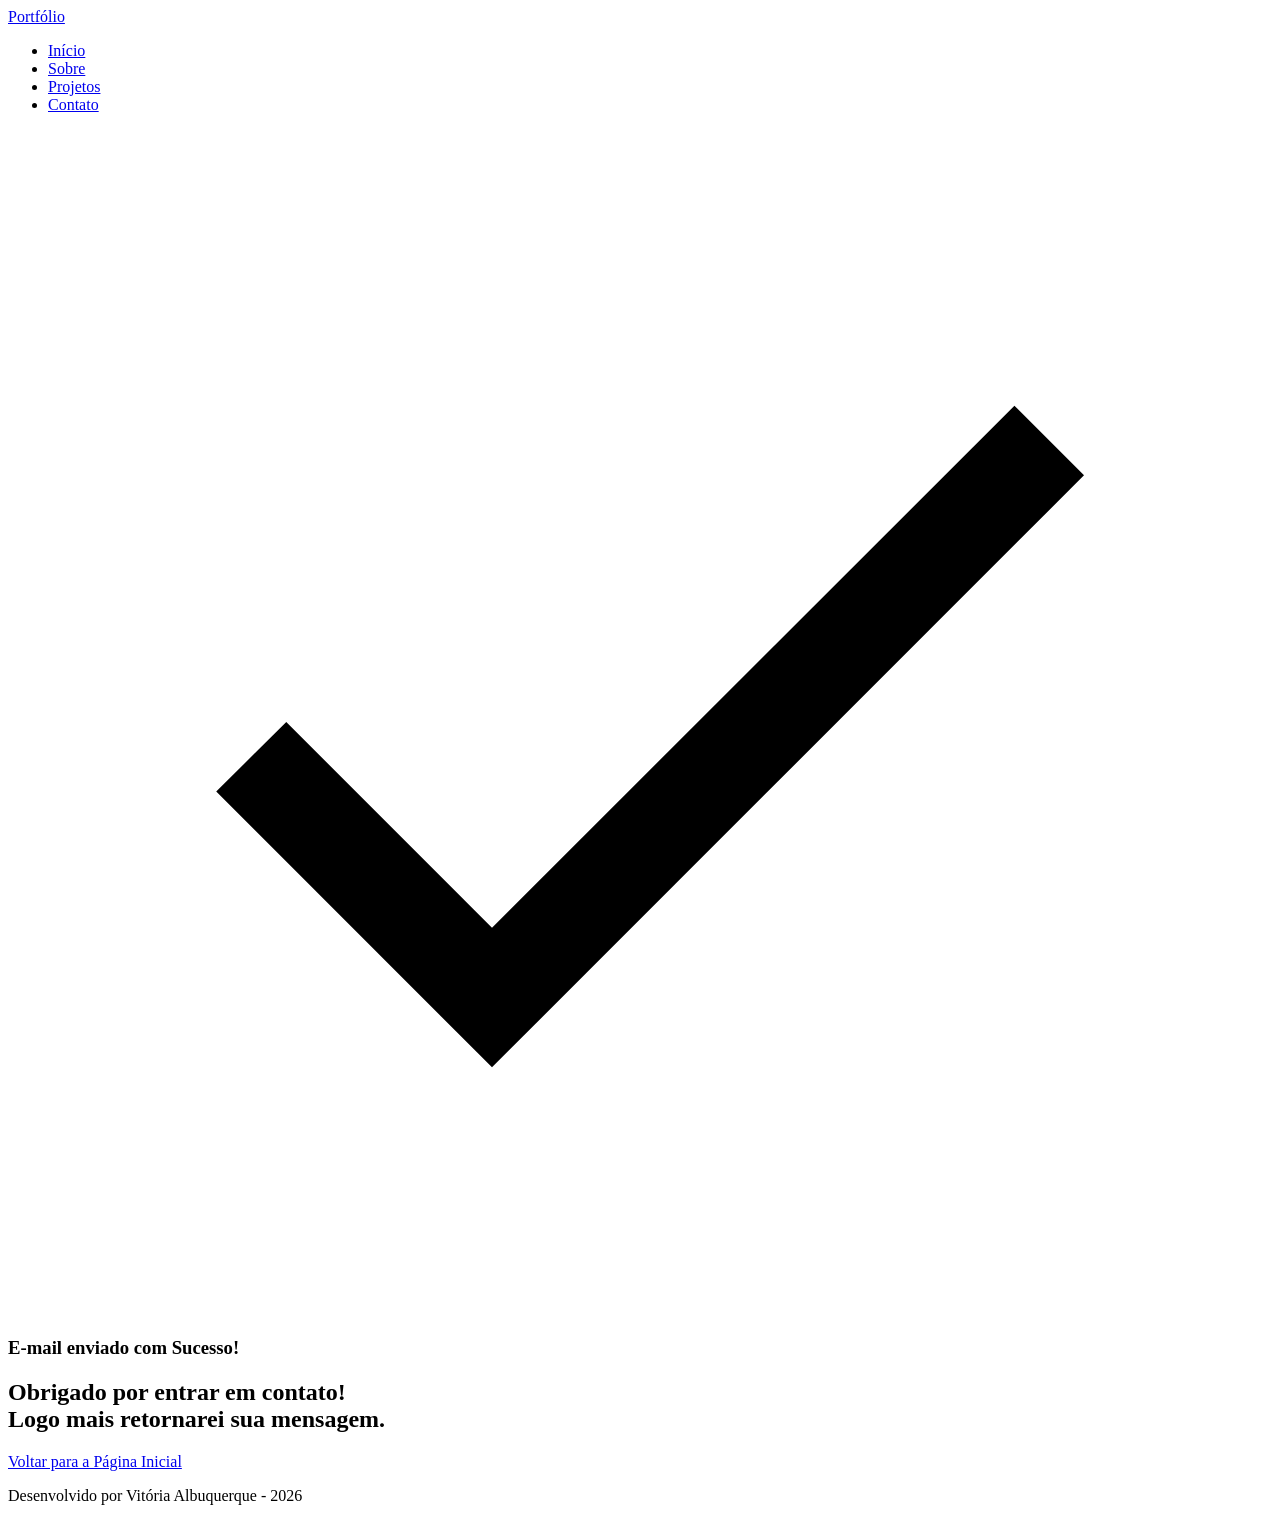
<file: success.html>
<!DOCTYPE html>
<html lang="pt-br">

<head>
    <meta charset="UTF-8">
    <meta name="viewport" content="width=device-width, initial-scale=1.0">

    <meta name="author" content="Vitoria Albuquerque">
    <meta name="description" content="Portfólio Pessoal de Vitoria Albuquerque. Mensagem enviada com sucesso.">
    <meta name="robots" content="index, follow">

    <link rel="icon" type="image/svg+xml" href="./assets/img/favicon.svg">

    <title>Portfólio Vitoria Albuquerque</title>
</head>

<body>
    
  <link rel="stylesheet" href="./assets/">

    <!-- Cabeçalho da Página (header) -->
    <header class="menu-container">
        <div class="menu-content">
            <!-- Título do cabeçalho -->
            <a href="index.html" id="titulo">Portfólio</a>

            <!-- Menu de Navegação -->
            <nav>
                <ul class="menu-list">
                    <li><a href="index.html#hero">Início</a></li>
                    <li><a href="index.html#about">Sobre</a></li>
                    <li><a href="index.html#projects">Projetos</a></li>
                    <li><a href="index.html#contact">Contato</a></li>
                </ul>
            </nav>
        </div>
    </header>

    <!-- Seção Principal da Página (main) -->
    <main>
        <!-- Seção Success -->
        <section class="success-container">
            <article class="success-content">

                <!-- Ícone / Ilustração de Sucesso -->
                <figure class="success-icon">
                    <img src="./assets/img/success.svg" alt="Ilustração de sucesso" class="float-animation">
                </figure>

                <!-- Mensagens de Sucesso -->
                <h1>E-mail enviado com Sucesso!</h1>
                <h2>Obrigado por entrar em contato! <br> Logo mais retornarei sua mensagem.</h2>

                <!-- Botão para retornar à Página Inicial -->
                <a class="botao" href="index.html">Voltar para a Página Inicial</a>

            </article>
        </section>
    </main>

    <!-- Rodapé da Página (footer) -->
    <footer>
        <p>Desenvolvido por Vitória Albuquerque - 2026</p>
    </footer>

</body>

</html>
</file>
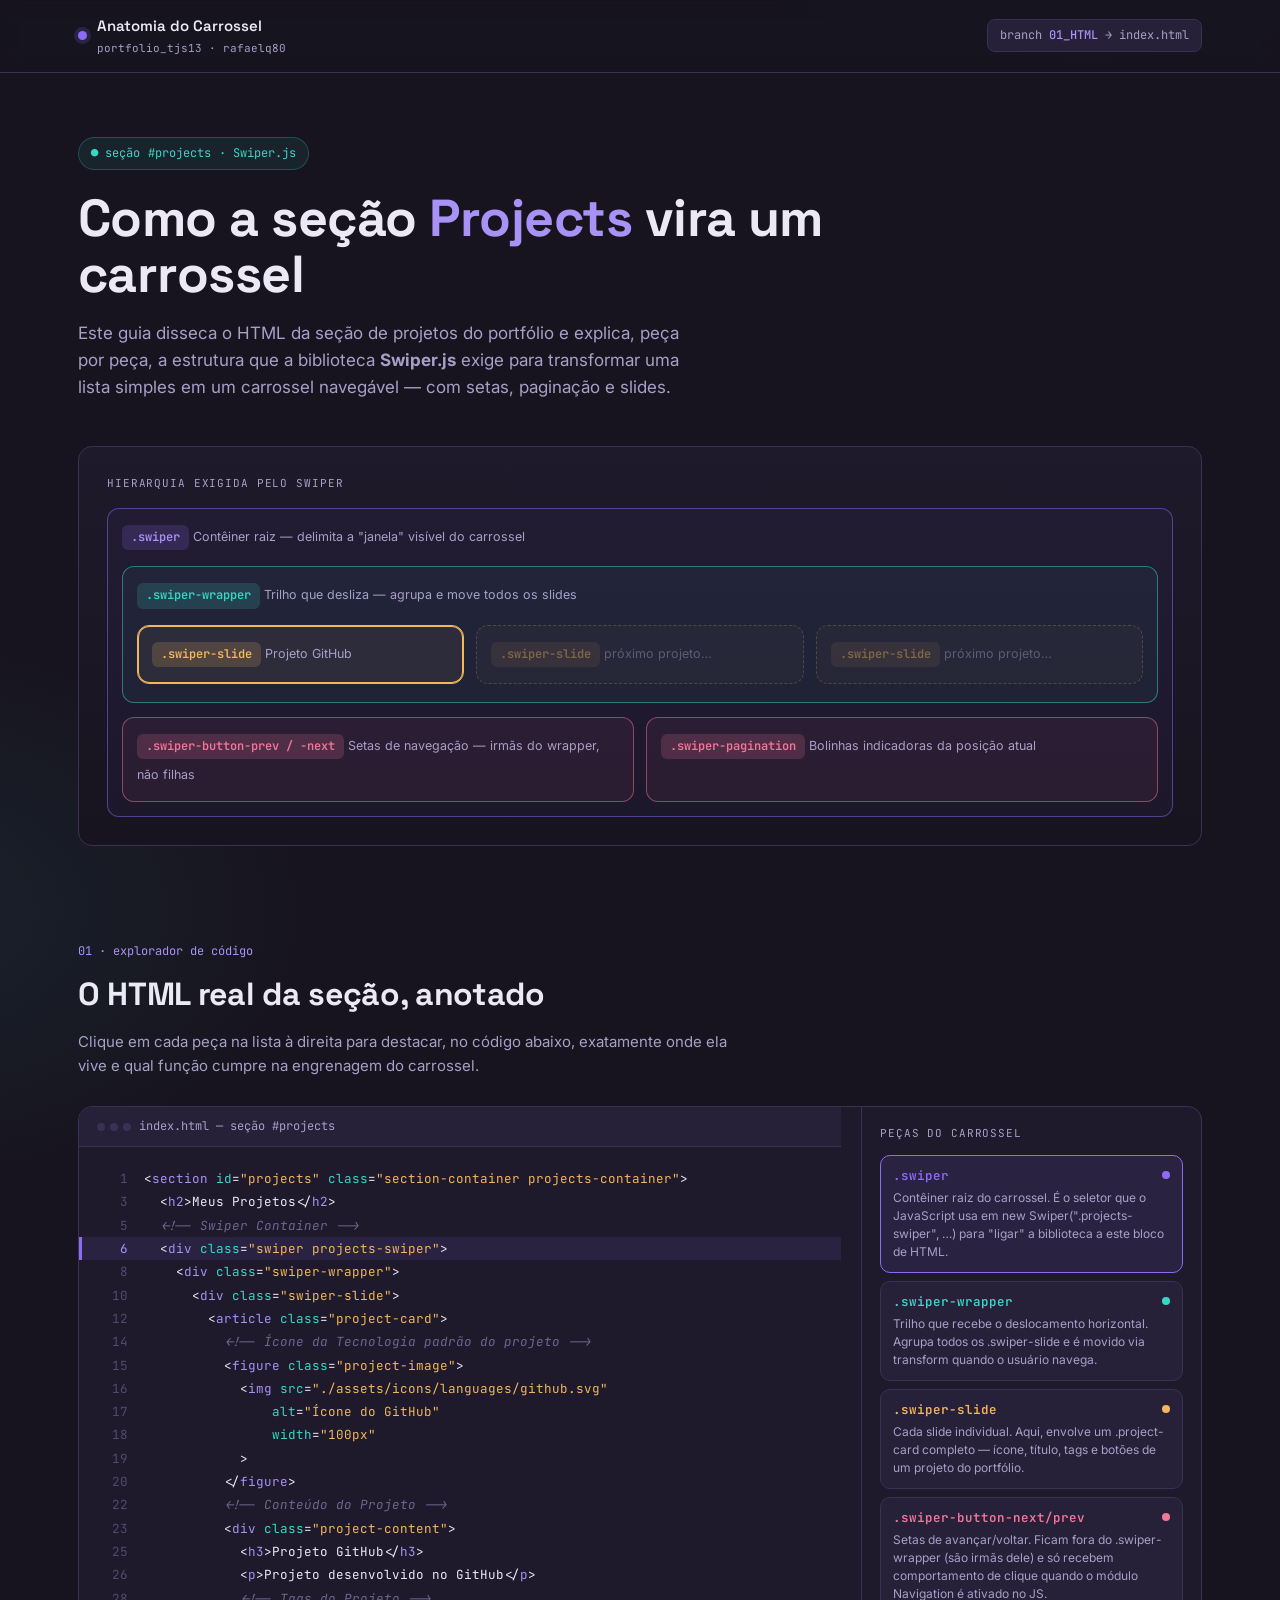
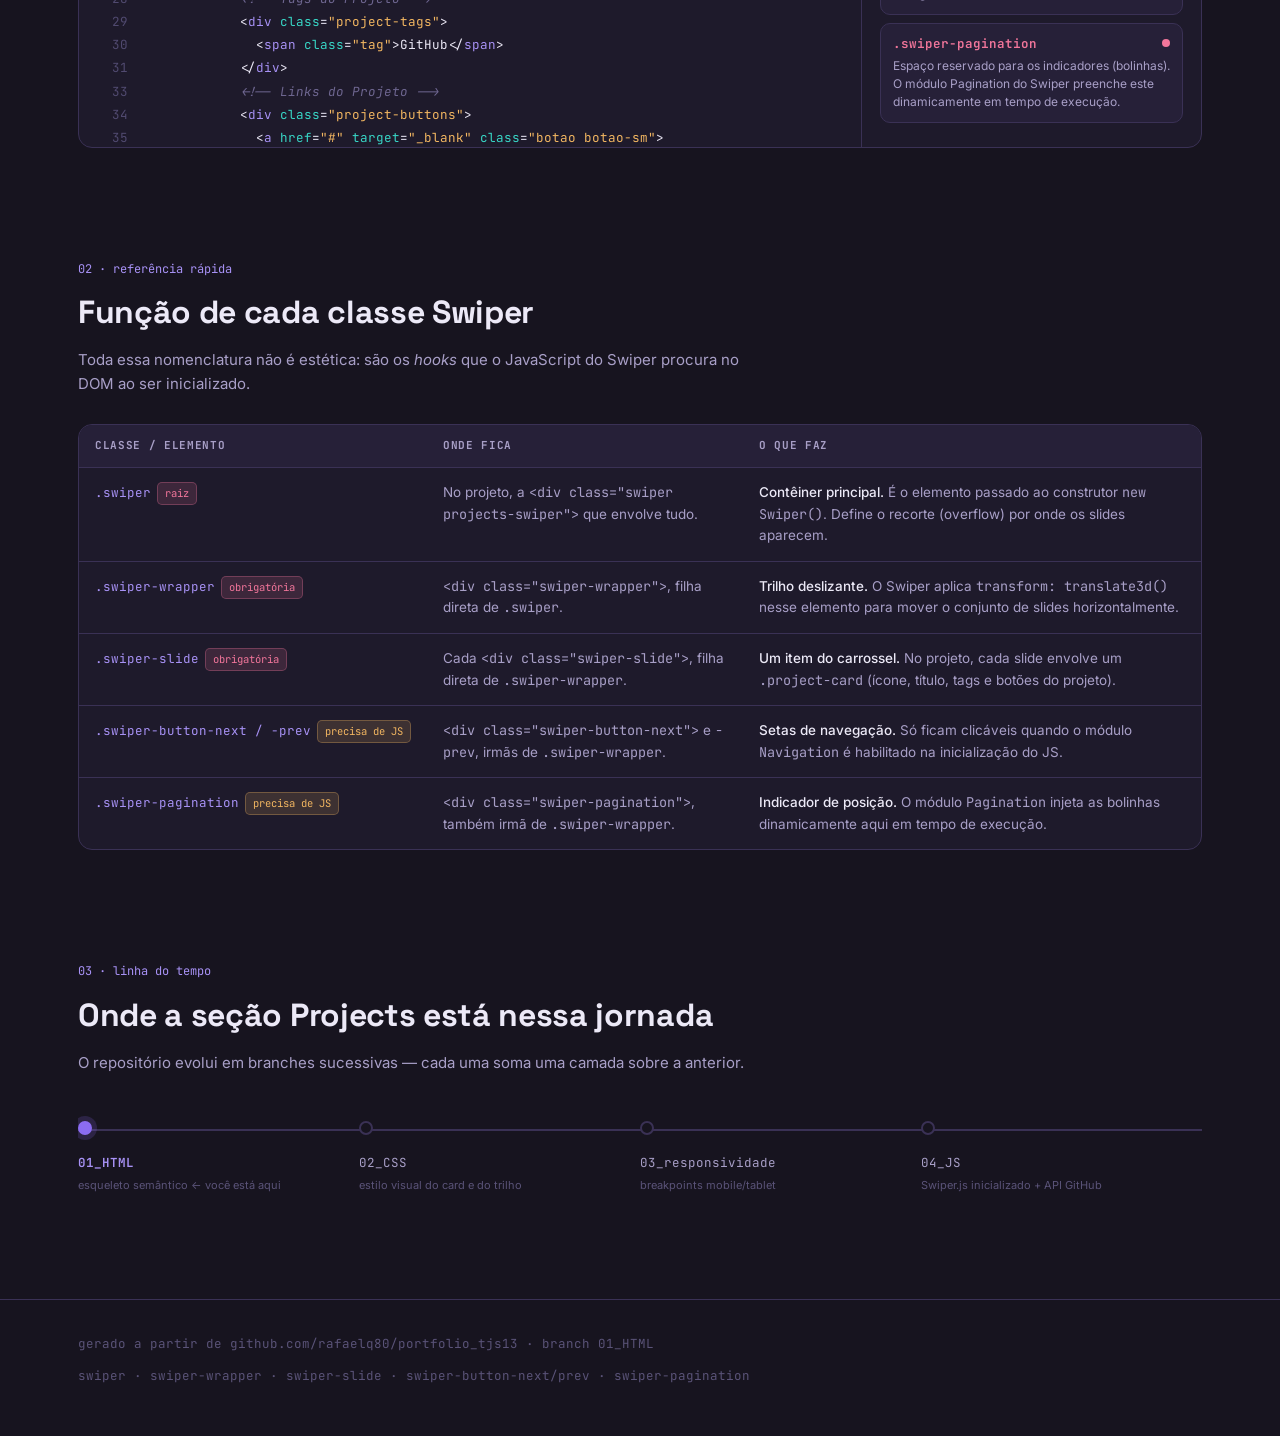
<file: assets/docs/swiper.html>
<!DOCTYPE html>
<html lang="pt-br">
<head>
<meta charset="UTF-8">
<meta name="viewport" content="width=device-width, initial-scale=1.0">
<title>Anatomia do Carrossel Swiper — Seção Projects</title>
<link rel="preconnect" href="https://fonts.googleapis.com">
<link rel="preconnect" href="https://fonts.gstatic.com" crossorigin>
<link href="https://fonts.googleapis.com/css2?family=Space+Grotesk:wght@500;600;700&family=Inter:wght@400;500;600&family=JetBrains+Mono:wght@400;500;600&display=swap" rel="stylesheet">
<style>
  :root{
    --bg: #17141f;
    --bg-soft: #1e1a2b;
    --surface: #262038;
    --surface-2: #2e2745;
    --line: #3a3155;
    --violet: #8b6cf2;
    --violet-soft: #a892f6;
    --slate: #8c86ab;
    --teal: #38d6c6;
    --amber: #f2b661;
    --rose: #f2769b;
    --text: #ece9f7;
    --text-dim: #a89fc7;
    --code-tag: #a892f6;
    --code-attr: #38d6c6;
    --code-str: #f2b661;
    --code-comment: #6e6690;
    --radius: 14px;
    --mono: 'JetBrains Mono', ui-monospace, monospace;
    --display: 'Space Grotesk', sans-serif;
    --body: 'Inter', sans-serif;
  }

  *{box-sizing:border-box;}
  html{scroll-behavior:smooth;}
  body{
    margin:0;
    background:
      radial-gradient(1000px 600px at 85% -10%, rgba(139,108,242,.16), transparent 60%),
      radial-gradient(800px 500px at -10% 30%, rgba(56,214,198,.08), transparent 55%),
      var(--bg);
    color:var(--text);
    font-family:var(--body);
    line-height:1.6;
    -webkit-font-smoothing:antialiased;
  }

  @media (prefers-reduced-motion: reduce){
    html{scroll-behavior:auto;}
    *{animation:none !important; transition:none !important;}
  }

  h1,h2,h3{font-family:var(--display); margin:0; letter-spacing:-.01em;}
  code, pre, .mono{font-family:var(--mono);}
  a{color:inherit;}

  .wrap{max-width:1180px; margin:0 auto; padding:0 28px;}

  /* ---------- TOPBAR ---------- */
  .topbar{
    position:sticky; top:0; z-index:50;
    backdrop-filter:blur(10px);
    background:rgba(23,20,31,.85);
    border-bottom:1px solid var(--line);
  }
  .topbar .wrap{display:flex; align-items:center; justify-content:space-between; padding:14px 28px;}
  .brand{display:flex; align-items:center; gap:10px; font-family:var(--display); font-weight:600; font-size:15px;}
  .brand .dot{width:9px; height:9px; border-radius:50%; background:var(--violet); box-shadow:0 0 0 4px rgba(139,108,242,.18);}
  .brand small{display:block; color:var(--text-dim); font-family:var(--mono); font-weight:400; font-size:11px; margin-top:2px;}
  .path{font-family:var(--mono); font-size:12px; color:var(--text-dim); background:var(--surface); padding:6px 12px; border-radius:8px; border:1px solid var(--line);}
  .path b{color:var(--violet-soft); font-weight:500;}

  /* ---------- HERO ---------- */
  .hero{padding:64px 0 40px;}
  .eyebrow{
    display:inline-flex; align-items:center; gap:8px;
    font-family:var(--mono); font-size:12px; color:var(--teal);
    background:rgba(56,214,198,.08); border:1px solid rgba(56,214,198,.25);
    padding:6px 12px; border-radius:999px; margin-bottom:20px;
  }
  .hero h1{font-size:clamp(32px,4.4vw,52px); line-height:1.08; max-width:780px;}
  .hero h1 span{color:var(--violet-soft);}
  .hero p.lead{max-width:620px; color:var(--text-dim); font-size:17px; margin-top:18px;}

  /* ---------- DIAGRAM (signature element) ---------- */
  .diagram{
    margin-top:44px; border:1px solid var(--line); border-radius:var(--radius);
    background:linear-gradient(180deg, var(--bg-soft), var(--bg));
    padding:28px; overflow-x:auto;
  }
  .diagram-label{font-family:var(--mono); font-size:11px; color:var(--text-dim); margin-bottom:16px; text-transform:uppercase; letter-spacing:.08em;}
  .stack{min-width:640px;}
  .box{border-radius:12px; border:1.5px solid; padding:14px; position:relative; transition:transform .18s ease, box-shadow .18s ease;}
  .box:hover{transform:translateY(-2px);}
  .box .tag{
    font-family:var(--mono); font-size:12px; font-weight:600; display:inline-flex; align-items:center; gap:6px;
    padding:3px 9px; border-radius:6px; margin-bottom:2px;
  }
  .box .desc{font-size:12.5px; color:var(--text-dim); margin-top:4px;}
  .box.swiper{border-color:rgba(139,108,242,.5); background:rgba(139,108,242,.05);}
  .box.swiper > .tag{background:rgba(139,108,242,.18); color:var(--violet-soft);}
  .box.wrapper{border-color:rgba(56,214,198,.5); background:rgba(56,214,198,.05); margin-top:14px;}
  .box.wrapper > .tag{background:rgba(56,214,198,.16); color:var(--teal);}
  .slides-row{display:flex; gap:12px; margin-top:14px; overflow-x:auto; padding-bottom:4px;}
  .box.slide{border-color:rgba(242,182,97,.5); background:rgba(242,182,97,.06); min-width:150px; flex:1;}
  .box.slide > .tag{background:rgba(242,182,97,.18); color:var(--amber);}
  .box.slide.active-repo{border-color:var(--amber); box-shadow:0 0 0 1px var(--amber) inset;}
  .box.slide.ghost{opacity:.45; border-style:dashed;}
  .siblings-row{display:flex; gap:12px; margin-top:14px;}
  .box.nav{border-color:rgba(242,118,155,.5); background:rgba(242,118,155,.06); flex:1;}
  .box.nav > .tag{background:rgba(242,118,155,.18); color:var(--rose);}
  .box.pagination{border-color:rgba(242,118,155,.5); background:rgba(242,118,155,.06); flex:1;}
  .box.pagination > .tag{background:rgba(242,118,155,.18); color:var(--rose);}

  /* ---------- SECTION HEADERS ---------- */
  .section{padding:56px 0;}
  .section-head{margin-bottom:28px; max-width:680px;}
  .section-head .kicker{font-family:var(--mono); font-size:12px; color:var(--violet-soft); margin-bottom:8px;}
  .section-head h2{font-size:clamp(24px,3vw,32px);}
  .section-head p{color:var(--text-dim); margin-top:10px; font-size:15px;}

  /* ---------- EXPLORER (interactive signature) ---------- */
  .explorer{
    display:grid; grid-template-columns:1fr 340px; gap:20px;
    border:1px solid var(--line); border-radius:var(--radius); overflow:hidden;
    background:var(--bg-soft);
  }
  @media (max-width:880px){ .explorer{grid-template-columns:1fr;} }

  .code-pane{padding:0; overflow:auto; max-height:640px;}
  .code-pane .file-tab{
    display:flex; align-items:center; gap:8px; padding:10px 18px; font-family:var(--mono); font-size:12px;
    color:var(--text-dim); border-bottom:1px solid var(--line); background:var(--surface); position:sticky; top:0;
  }
  .file-tab .dots{display:flex; gap:5px;}
  .file-tab .dots span{width:8px; height:8px; border-radius:50%; background:var(--line);}
  pre.code{margin:0; padding:20px 0; font-size:12.6px; line-height:1.85;}
  .line{display:flex; padding:0 18px; border-left:3px solid transparent; cursor:default; white-space:pre;}
  .line .ln{width:28px; flex:none; color:#514a70; user-select:none; text-align:right; margin-right:16px;}
  .line .code-text{white-space:pre-wrap; word-break:break-word;}
  .line.hl{background:rgba(139,108,242,.1); border-left-color:var(--violet);}
  .line.hl .ln{color:var(--violet-soft);}
  .tk-tag{color:var(--code-tag);}
  .tk-attr{color:var(--code-attr);}
  .tk-str{color:var(--code-str);}
  .tk-comment{color:var(--code-comment); font-style:italic;}
  .tk-punc{color:#7a7396;}

  .legend{border-left:1px solid var(--line); padding:18px; overflow:auto; max-height:640px;}
  .legend-title{font-family:var(--mono); font-size:11px; text-transform:uppercase; letter-spacing:.08em; color:var(--text-dim); margin-bottom:12px;}
  .chip{
    display:block; width:100%; text-align:left; background:var(--surface); border:1px solid var(--line);
    border-radius:10px; padding:11px 12px; margin-bottom:8px; cursor:pointer; color:var(--text);
    font-family:var(--body); font-size:13px; transition:border-color .15s ease, background .15s ease;
  }
  .chip .chip-top{display:flex; align-items:center; justify-content:space-between; gap:8px;}
  .chip .chip-name{font-family:var(--mono); font-size:12.5px; font-weight:600;}
  .chip .chip-fn{display:block; margin-top:5px; color:var(--text-dim); font-size:12px; line-height:1.5;}
  .chip.active{border-color:var(--violet); background:rgba(139,108,242,.1);}
  .chip.active .chip-name{color:var(--violet-soft);}
  .chip .swatch{width:8px; height:8px; border-radius:50%; flex:none;}

  /* ---------- TABLE ---------- */
  .table-card{border:1px solid var(--line); border-radius:var(--radius); overflow:hidden; background:var(--bg-soft);}
  table{width:100%; border-collapse:collapse; font-size:13.5px;}
  thead th{
    text-align:left; font-family:var(--mono); font-size:11px; text-transform:uppercase; letter-spacing:.06em;
    color:var(--text-dim); background:var(--surface); padding:12px 16px; border-bottom:1px solid var(--line);
  }
  tbody td{padding:14px 16px; border-bottom:1px solid var(--line); vertical-align:top; color:var(--text-dim);}
  tbody tr:last-child td{border-bottom:none;}
  tbody td.cls{font-family:var(--mono); color:var(--violet-soft); font-size:12.5px; white-space:nowrap;}
  tbody td strong{color:var(--text); font-weight:500;}
  .badge{display:inline-block; font-family:var(--mono); font-size:10.5px; padding:2px 7px; border-radius:5px; margin-left:6px;}
  .badge.required{background:rgba(242,118,155,.15); color:var(--rose); border:1px solid rgba(242,118,155,.3);}
  .badge.needs-js{background:rgba(242,182,97,.15); color:var(--amber); border:1px solid rgba(242,182,97,.3);}

  /* ---------- CALLOUT ---------- */
  .callout{
    display:flex; gap:14px; border:1px solid rgba(242,182,97,.35); background:rgba(242,182,97,.06);
    border-radius:var(--radius); padding:20px 22px; margin-top:20px;
  }
  .callout .icon{font-size:20px; flex:none; margin-top:2px;}
  .callout h3{font-size:15px; margin-bottom:6px; color:var(--amber); font-family:var(--body); font-weight:600;}
  .callout p{margin:0; color:var(--text-dim); font-size:13.5px;}
  .callout code{background:var(--surface); padding:1px 6px; border-radius:4px; color:var(--code-str); font-size:12px;}

  .callout.bug{border-color:rgba(139,108,242,.35); background:rgba(139,108,242,.06);}
  .callout.bug h3{color:var(--violet-soft);}

  /* ---------- ROADMAP ---------- */
  .roadmap{display:flex; gap:0; margin-top:8px; overflow-x:auto;}
  .stop{flex:1; min-width:150px; position:relative; padding:18px 16px 18px 0;}
  .stop::before{content:""; position:absolute; top:26px; left:0; right:-0px; height:2px; background:var(--line);}
  .stop:first-child::before{left:0;}
  .stop .node{
    width:14px; height:14px; border-radius:50%; background:var(--bg); border:2px solid var(--line);
    position:relative; z-index:2; margin-bottom:14px;
  }
  .stop.current .node{border-color:var(--violet); background:var(--violet); box-shadow:0 0 0 5px rgba(139,108,242,.18);}
  .stop .name{font-family:var(--mono); font-size:12.5px; color:var(--text-dim);}
  .stop.current .name{color:var(--violet-soft); font-weight:600;}
  .stop .tag2{display:block; font-size:11px; color:#5a5378; margin-top:3px;}

  footer{border-top:1px solid var(--line); padding:34px 0 50px; margin-top:30px;}
  footer .wrap{display:flex; justify-content:space-between; align-items:center; flex-wrap:wrap; gap:12px;}
  footer p{margin:0; color:#5a5378; font-size:12.5px; font-family:var(--mono);}

  ::selection{background:rgba(139,108,242,.35);}
  ::-webkit-scrollbar{height:8px; width:8px;}
  ::-webkit-scrollbar-thumb{background:var(--line); border-radius:8px;}
</style>
</head>
<body>

  <div class="topbar">
    <div class="wrap">
      <div class="brand">
        <span class="dot"></span>
        <div>
          Anatomia do Carrossel
          <small>portfolio_tjs13 · rafaelq80</small>
        </div>
      </div>
      <div class="path">branch <b>01_HTML</b> → <span id="pathFile">index.html</span></div>
    </div>
  </div>

  <header class="hero">
    <div class="wrap">
      <span class="eyebrow">● seção <code>#projects</code> · Swiper.js</span>
      <h1>Como a seção <span>Projects</span> vira um carrossel</h1>
      <p class="lead">Este guia disseca o HTML da seção de projetos do portfólio e explica, peça por peça, a estrutura que a biblioteca <strong>Swiper.js</strong> exige para transformar uma lista simples em um carrossel navegável — com setas, paginação e slides.</p>

      <div class="diagram">
        <div class="diagram-label">Hierarquia exigida pelo Swiper</div>
        <div class="stack">
          <div class="box swiper">
            <span class="tag">.swiper</span>
            <span class="desc">Contêiner raiz — delimita a "janela" visível do carrossel</span>

            <div class="box wrapper">
              <span class="tag">.swiper-wrapper</span>
              <span class="desc">Trilho que desliza — agrupa e move todos os slides</span>

              <div class="slides-row">
                <div class="box slide active-repo">
                  <span class="tag">.swiper-slide</span>
                  <span class="desc">Projeto GitHub</span>
                </div>
                <div class="box slide ghost">
                  <span class="tag">.swiper-slide</span>
                  <span class="desc">próximo projeto…</span>
                </div>
                <div class="box slide ghost">
                  <span class="tag">.swiper-slide</span>
                  <span class="desc">próximo projeto…</span>
                </div>
              </div>
            </div>

            <div class="siblings-row">
              <div class="box nav">
                <span class="tag">.swiper-button-prev / -next</span>
                <span class="desc">Setas de navegação — irmãs do wrapper, não filhas</span>
              </div>
              <div class="box pagination">
                <span class="tag">.swiper-pagination</span>
                <span class="desc">Bolinhas indicadoras da posição atual</span>
              </div>
            </div>
          </div>
        </div>
      </div>
    </div>
  </header>

  <section class="section">
    <div class="wrap">
      <div class="section-head">
        <div class="kicker">01 · explorador de código</div>
        <h2>O HTML real da seção, anotado</h2>
        <p>Clique em cada peça na lista à direita para destacar, no código abaixo, exatamente onde ela vive e qual função cumpre na engrenagem do carrossel.</p>
      </div>

      <div class="explorer">
        <div class="code-pane">
          <div class="file-tab">
            <span class="dots"><span></span><span></span><span></span></span>
            index.html — seção #projects
          </div>
          <pre class="code" id="codeBlock"></pre>
        </div>
        <div class="legend">
          <div class="legend-title">Peças do carrossel</div>
          <div id="chipList"></div>
        </div>
      </div>
    </div>
  </section>

  <section class="section">
    <div class="wrap">
      <div class="section-head">
        <div class="kicker">02 · referência rápida</div>
        <h2>Função de cada classe Swiper</h2>
        <p>Toda essa nomenclatura não é estética: são os <em>hooks</em> que o JavaScript do Swiper procura no DOM ao ser inicializado.</p>
      </div>

      <div class="table-card">
        <table>
          <thead>
            <tr><th>Classe / elemento</th><th>Onde fica</th><th>O que faz</th></tr>
          </thead>
          <tbody>
            <tr>
              <td class="cls">.swiper<span class="badge required">raiz</span></td>
              <td>No projeto, a <code>&lt;div class="swiper projects-swiper"&gt;</code> que envolve tudo.</td>
              <td><strong>Contêiner principal.</strong> É o elemento passado ao construtor <code>new Swiper()</code>. Define o recorte (overflow) por onde os slides aparecem.</td>
            </tr>
            <tr>
              <td class="cls">.swiper-wrapper<span class="badge required">obrigatória</span></td>
              <td><code>&lt;div class="swiper-wrapper"&gt;</code>, filha direta de <code>.swiper</code>.</td>
              <td><strong>Trilho deslizante.</strong> O Swiper aplica <code>transform: translate3d()</code> nesse elemento para mover o conjunto de slides horizontalmente.</td>
            </tr>
            <tr>
              <td class="cls">.swiper-slide<span class="badge required">obrigatória</span></td>
              <td>Cada <code>&lt;div class="swiper-slide"&gt;</code>, filha direta de <code>.swiper-wrapper</code>.</td>
              <td><strong>Um item do carrossel.</strong> No projeto, cada slide envolve um <code>.project-card</code> (ícone, título, tags e botões do projeto).</td>
            </tr>
            <tr>
              <td class="cls">.swiper-button-next / -prev<span class="badge needs-js">precisa de JS</span></td>
              <td><code>&lt;div class="swiper-button-next"&gt;</code> e <code>-prev</code>, irmãs de <code>.swiper-wrapper</code>.</td>
              <td><strong>Setas de navegação.</strong> Só ficam clicáveis quando o módulo <code>Navigation</code> é habilitado na inicialização do JS.</td>
            </tr>
            <tr>
              <td class="cls">.swiper-pagination<span class="badge needs-js">precisa de JS</span></td>
              <td><code>&lt;div class="swiper-pagination"&gt;</code>, também irmã de <code>.swiper-wrapper</code>.</td>
              <td><strong>Indicador de posição.</strong> O módulo <code>Pagination</code> injeta as bolinhas dinamicamente aqui em tempo de execução.</td>
            </tr>
          </tbody>
        </table>
      </div>

    </div>
  </section>

  <section class="section">
    <div class="wrap">
      <div class="section-head">
        <div class="kicker">03 · linha do tempo</div>
        <h2>Onde a seção Projects está nessa jornada</h2>
        <p>O repositório evolui em branches sucessivas — cada uma soma uma camada sobre a anterior.</p>
      </div>
      <div class="roadmap">
        <div class="stop current"><div class="node"></div><span class="name">01_HTML</span><span class="tag2">esqueleto semântico ← você está aqui</span></div>
        <div class="stop"><div class="node"></div><span class="name">02_CSS</span><span class="tag2">estilo visual do card e do trilho</span></div>
        <div class="stop"><div class="node"></div><span class="name">03_responsividade</span><span class="tag2">breakpoints mobile/tablet</span></div>
        <div class="stop"><div class="node"></div><span class="name">04_JS</span><span class="tag2">Swiper.js inicializado + API GitHub</span></div>
      </div>
    </div>
  </section>

  <footer>
    <div class="wrap">
      <p>gerado a partir de github.com/rafaelq80/portfolio_tjs13 · branch 01_HTML</p>
      <p>swiper · swiper-wrapper · swiper-slide · swiper-button-next/prev · swiper-pagination</p>
    </div>
  </footer>

<script>
(function(){
  // Código real da seção #projects, tokenizado em spans para o painel de anotação.
  // Cada linha carrega um data-part opcional que a liga a um chip da legenda.
  const lines = [
    {t:'&lt;section id="projects" class="section-container projects-container"&gt;', part:null},
    {t:'', part:null},
    {t:'  &lt;h2&gt;Meus Projetos&lt;/h2&gt;', part:null},
    {t:'', part:null},
    {t:'  &lt;!-- Swiper Container --&gt;', part:null, comment:true},
    {t:'  &lt;div class="swiper projects-swiper"&gt;', part:'swiper'},
    {t:'', part:'swiper'},
    {t:'    &lt;div class="swiper-wrapper"&gt;', part:'wrapper'},
    {t:'', part:'wrapper'},
    {t:'      &lt;div class="swiper-slide"&gt;', part:'slide'},
    {t:'', part:'slide'},
    {t:'        &lt;article class="project-card"&gt;', part:'slide'},
    {t:'', part:'slide'},
    {t:'          &lt;!-- Ícone da Tecnologia padrão do projeto --&gt;', part:'slide', comment:true},
    {t:'          &lt;figure class="project-image"&gt;', part:'slide'},
    {t:'            &lt;img src="./assets/icons/languages/github.svg"', part:'slide'},
    {t:'                alt="Ícone do GitHub"', part:'slide'},
    {t:'                width="100px"', part:'slide'},
    {t:'            &gt;', part:'slide'},
    {t:'          &lt;/figure&gt;', part:'slide'},
    {t:'', part:'slide'},
    {t:'          &lt;!-- Conteúdo do Projeto --&gt;', part:'slide', comment:true},
    {t:'          &lt;div class="project-content"&gt;', part:'slide'},
    {t:'', part:'slide'},
    {t:'            &lt;h3&gt;Projeto GitHub&lt;/h3&gt;', part:'slide'},
    {t:'            &lt;p&gt;Projeto desenvolvido no GitHub&lt;/p&gt;', part:'slide'},
    {t:'', part:'slide'},
    {t:'            &lt;!-- Tags do Projeto --&gt;', part:'slide', comment:true},
    {t:'            &lt;div class="project-tags"&gt;', part:'slide'},
    {t:'              &lt;span class="tag"&gt;GitHub&lt;/span&gt;', part:'slide'},
    {t:'            &lt;/div&gt;', part:'slide'},
    {t:'', part:'slide'},
    {t:'            &lt;!-- Links do Projeto --&gt;', part:'slide', comment:true},
    {t:'            &lt;div class="project-buttons"&gt;', part:'slide'},
    {t:'              &lt;a href="#" target="_blank" class="botao botao-sm"&gt;', part:'slide'},
    {t:'                GitHub', part:'slide'},
    {t:'              &lt;/a&gt;', part:'slide'},
    {t:'              &lt;a href="#" target="_blank" class="botao-outline botao-sm"&gt;', part:'slide'},
    {t:'                Deploy', part:'slide'},
    {t:'              &lt;/a&gt;', part:'slide'},
    {t:'            &lt;/div&gt;', part:'slide'},
    {t:'', part:'slide'},
    {t:'          &lt;/div&gt;', part:'slide'},
    {t:'', part:'slide'},
    {t:'        &lt;/article&gt;', part:'slide'},
    {t:'', part:'slide'},
    {t:'      &lt;/div&gt; &lt;!-- fecha o slide --&gt;', part:'slide'},
    {t:'', part:'wrapper'},
    {t:'    &lt;/div&gt;', part:'wrapper'},
    {t:'', part:'swiper'},
    {t:'    &lt;!-- Botões de Navegação --&gt;', part:'nav', comment:true},
    {t:'    &lt;div class="swiper-button-next"&gt;&lt;/div&gt;', part:'nav'},
    {t:'    &lt;div class="swiper-button-prev"&gt;&lt;/div&gt;', part:'nav'},
    {t:'', part:'swiper'},
    {t:'    &lt;!-- Paginação --&gt;', part:'pagination', comment:true},
    {t:'    &lt;div class="swiper-pagination"&gt;&lt;/div&gt;', part:'pagination'},
    {t:'', part:null},
    {t:'  &lt;/div&gt;', part:'swiper'},
    {t:'', part:null},
    {t:'&lt;/section&gt;', part:null},
  ];

  const parts = {
    swiper:     {name:'.swiper',                color:'#8b6cf2', fn:'Contêiner raiz do carrossel. É o seletor que o JavaScript usa em new Swiper(".projects-swiper", …) para "ligar" a biblioteca a este bloco de HTML.'},
    wrapper:    {name:'.swiper-wrapper',         color:'#38d6c6', fn:'Trilho que recebe o deslocamento horizontal. Agrupa todos os .swiper-slide e é movido via transform quando o usuário navega.'},
    slide:      {name:'.swiper-slide',           color:'#f2b661', fn:'Cada slide individual. Aqui, envolve um .project-card completo — ícone, título, tags e botões de um projeto do portfólio.'},
    nav:        {name:'.swiper-button-next/prev',color:'#f2769b', fn:'Setas de avançar/voltar. Ficam fora do .swiper-wrapper (são irmãs dele) e só recebem comportamento de clique quando o módulo Navigation é ativado no JS.'},
    pagination: {name:'.swiper-pagination',      color:'#f2769b', fn:'Espaço reservado para os indicadores (bolinhas). O módulo Pagination do Swiper preenche este <div> dinamicamente em tempo de execução.'}
  };

  const codeBlock = document.getElementById('codeBlock');
  const chipList = document.getElementById('chipList');

  function highlight(raw){
    const M1 = '\u0001', M2 = '\u0002'; // marcadores temporários, fora do alfabeto do HTML
    let out = raw.replace(/(&lt;\/?)([a-zA-Z0-9]+)/g, (m, p1, p2) => p1 + M1 + 'TAG' + M2 + p2 + M1 + M2);
    out = out.replace(/([a-zA-Z-]+)(=)(&quot;|")([^"]*)(&quot;|")/g, (m, p1, p2, p3, p4, p5) =>
      M1 + 'ATTR' + M2 + p1 + M1 + M2 + p2 + M1 + 'STR' + M2 + p3 + p4 + p5 + M1 + M2
    );
    out = out.replace(new RegExp(M1+'TAG'+M2+'(.*?)'+M1+M2, 'g'), '<span class="tk-tag">$1</span>');
    out = out.replace(new RegExp(M1+'ATTR'+M2+'(.*?)'+M1+M2, 'g'), '<span class="tk-attr">$1</span>');
    out = out.replace(new RegExp(M1+'STR'+M2+'(.*?)'+M1+M2, 'g'), '<span class="tk-str">$1</span>');
    return out;
  }

  lines.forEach((line, i) => {
    const row = document.createElement('div');
    row.className = 'line' + (line.part ? ' part-'+line.part : '');
    if(line.part) row.dataset.part = line.part;
    const ln = document.createElement('span');
    ln.className = 'ln';
    ln.textContent = line.t ? (i+1) : '';
    const codeText = document.createElement('span');
    codeText.className = 'code-text' + (line.comment ? ' tk-comment' : '');
    codeText.innerHTML = line.comment ? line.t : highlight(line.t);
    row.appendChild(ln);
    row.appendChild(codeText);
    codeBlock.appendChild(row);
  });

  Object.keys(parts).forEach(key => {
    const p = parts[key];
    const chip = document.createElement('button');
    chip.className = 'chip';
    chip.dataset.part = key;
    chip.innerHTML =
      '<span class="chip-top">' +
        '<span class="chip-name" style="color:'+p.color+'">'+p.name+'</span>' +
        '<span class="swatch" style="background:'+p.color+'"></span>' +
      '</span>' +
      '<span class="chip-fn">'+p.fn+'</span>';
    chip.addEventListener('click', () => selectPart(key, chip));
    chipList.appendChild(chip);
  });

  function selectPart(key, chipEl){
    document.querySelectorAll('.chip').forEach(c => c.classList.remove('active'));
    document.querySelectorAll('.line').forEach(l => l.classList.remove('hl'));
    chipEl.classList.add('active');
    const target = document.querySelector('.line[data-part="'+key+'"]');
    document.querySelectorAll('.line[data-part="'+key+'"]').forEach(l => l.classList.add('hl'));
    if(target) target.scrollIntoView({block:'center', behavior:'smooth'});
  }

  // seleciona .swiper por padrão para orientar o primeiro olhar
  const firstChip = chipList.querySelector('.chip');
  if(firstChip) selectPart('swiper', firstChip);
})();
</script>
</body>
</html>
</file>
